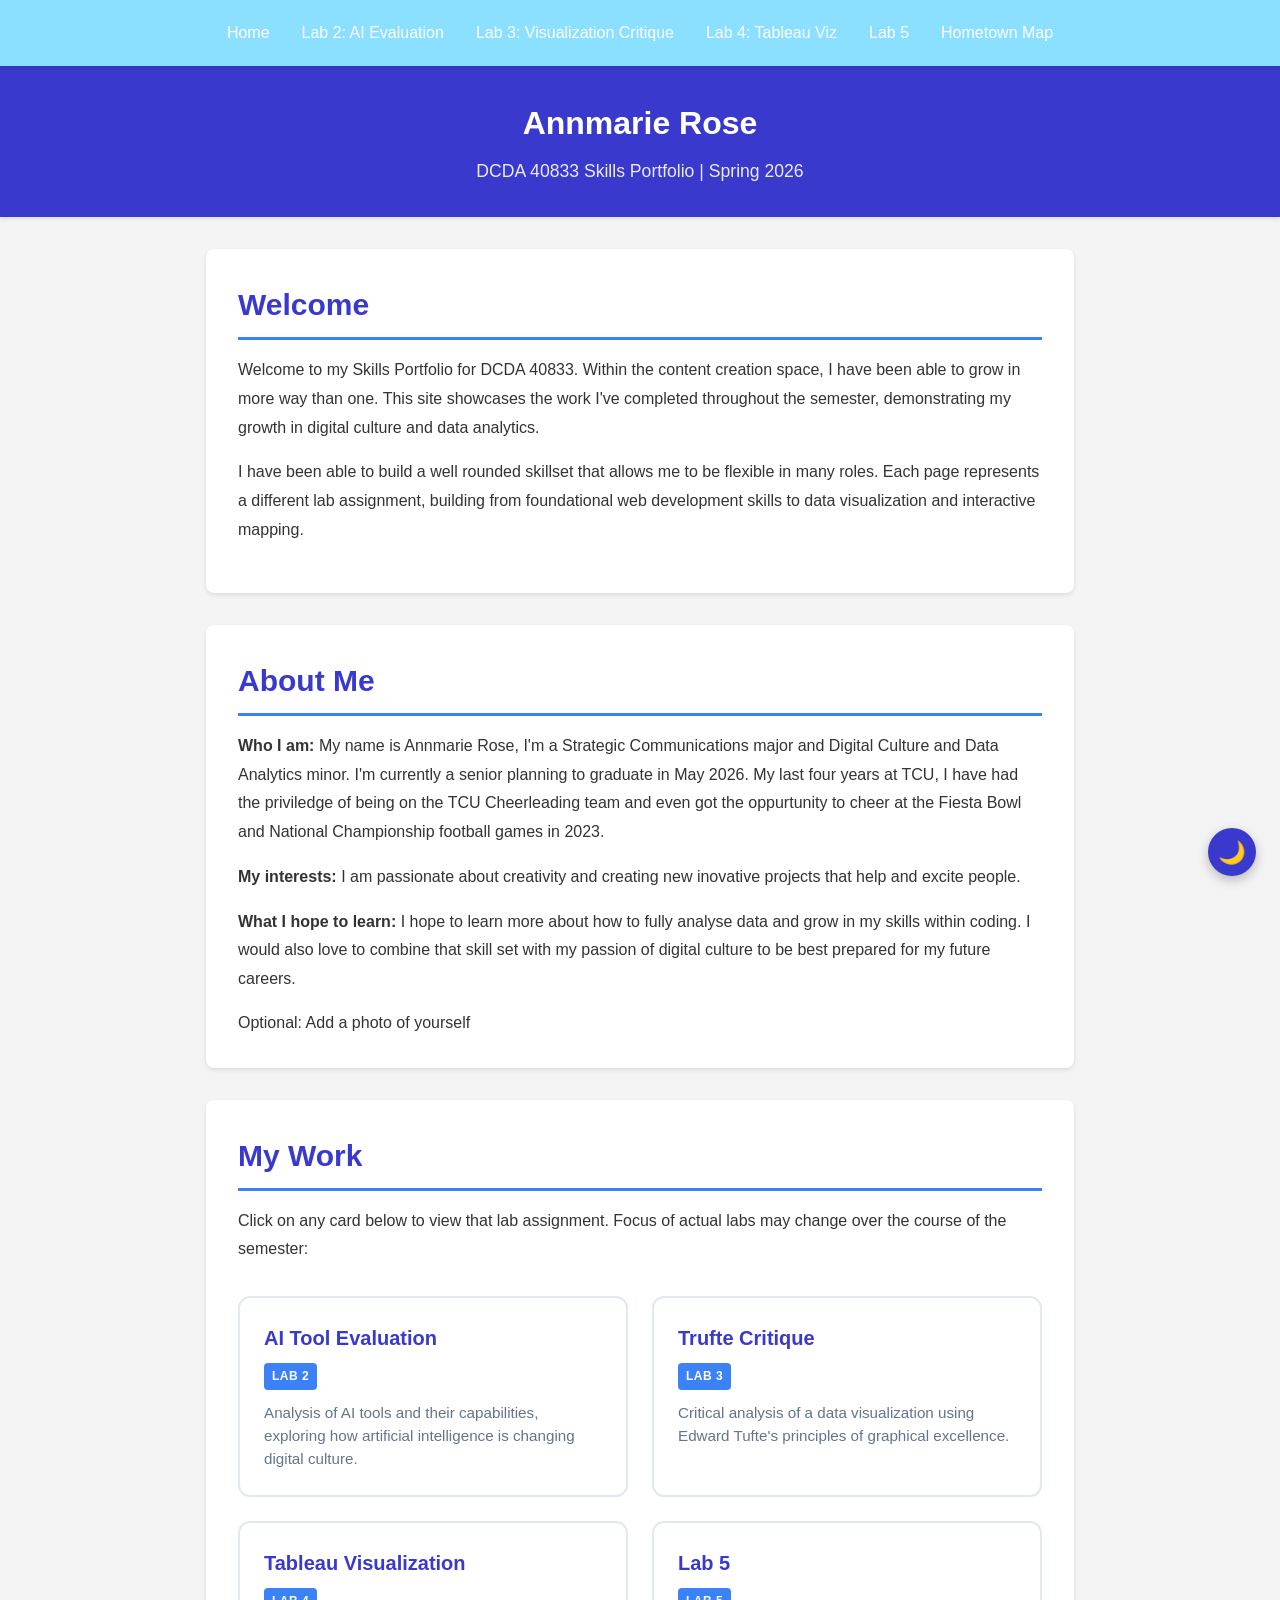
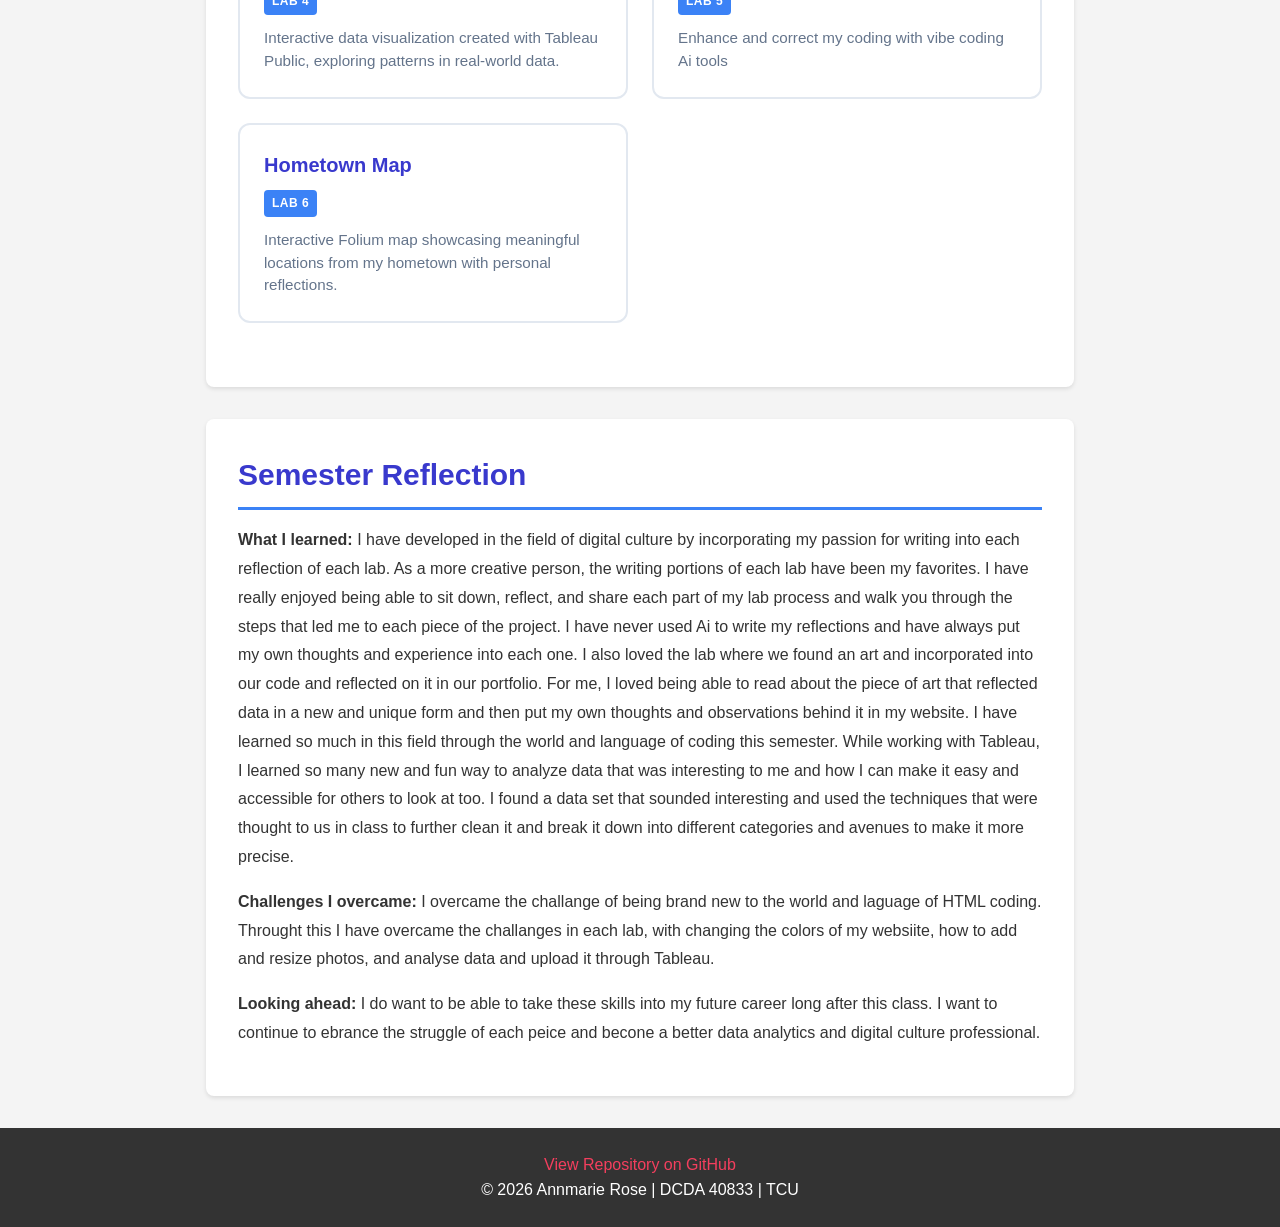
<file: index.html>
<!DOCTYPE html>
<html lang="en">
<head>
    <meta charset="UTF-8">
    <meta name="viewport" content="width=device-width, initial-scale=1.0">
    <meta name="description" content="Skills Portfolio showcasing work from DCDA 40833">
    <meta name="author" content="Your Name">
    <title>Annmarie Rose | DCDA 40833 Skills Portfolio</title>
    <link rel="stylesheet" href="css/styles.css">
</head>
<body>
    <!-- Navigation: Links to all portfolio pages -->
    <nav>
        <a href="index.html">Home</a>
        <a href="lab02.html">Lab 2: AI Evaluation</a>
        <a href="lab03.html">Lab 3: Visualization Critique</a>
        <a href="lob04.html">Lab 4: Tableau Viz</a>
        <a href="lab5.html">Lab 5</a>
        <a href="hometown-map.html">Hometown Map</a>
    </nav>

    <!-- Header: Your name and course info -->
    <header>
        <h1>Annmarie Rose</h1>
        <p>DCDA 40833 Skills Portfolio | Spring 2026</p>
    </header>

    <main>
        <!-- Welcome Section: Brief introduction to your portfolio -->
        <section id="welcome">
            <h2>Welcome</h2>
            <!-- TODO: Write a brief introduction (2-3 sentences) about your portfolio -->
            <p>Welcome to my Skills Portfolio for DCDA 40833. Within the content creation space, I have been able to grow in more way than one. This site showcases the work I've completed throughout the semester, demonstrating my growth in digital culture and data analytics.</p>
            <p>I have been able to build a well rounded skillset that allows me to be flexible in many roles. Each page represents a different lab assignment, building from foundational web development skills to data visualization and interactive mapping.</p>
        </section>
<!-- I really liked the sample sentances, so i added onto those to make it sound more like me, but still professional and focus on my passion for content creation -->
        <!-- About Section: Tell visitors about yourself -->
        <section id="about">
            <h2>About Me</h2>
            <!-- TODO: Replace this placeholder content with information about yourself -->
            <p><strong>Who I am:</strong> My name is Annmarie Rose, I'm a Strategic Communications major and Digital Culture and Data Analytics minor. I'm currently a senior planning to graduate in May 2026. My last four years at TCU, I have had the priviledge of being on the TCU Cheerleading team and even got the oppurtunity to cheer at the Fiesta Bowl and National Championship football games in 2023. </p>
            <p><strong>My interests:</strong> I am passionate about creativity and creating new inovative projects that help and excite people.</p>
            <p><strong>What I hope to learn:</strong> I hope to learn more about how to fully analyse data and grow in my skills within coding. I would also love to combine that skill set with my passion of digital culture to be best prepared for my future careers.</p>
<!-- I chose to answer these questions this because I want people to see that I am a positive and hard working idividual who is always willing to learn and grow. -->
            Optional: Add a photo of yourself
    
            <!--
            <figure class="viz-container">
                <img src="images/profile-photo.jpg" alt="Annmarie Rose">
            </figure>
            -->
            <!-- I chose this picture of me because it is professional, light and has a positive feel, and fits my blue theme -->
        </section>
<!-- I chose the colors to be blue throughout my website because i think blue is refreshing and is also my favorite color -->
        <!-- Portfolio Section: Links to all lab pages -->
        <section id="portfolio">
            <h2>My Work</h2>
            <p>Click on any card below to view that lab assignment. Focus of actual labs may change over the course of the semester:</p>
<!-- I left this the way it was becauase it is clear and straight to the point -->
            <!-- Portfolio Grid: Cards linking to each lab page -->
            <div class="portfolio-grid">

                <!-- Lab 2: AI Tool Evaluation -->
                <a href="lab02.html" class="portfolio-card">
                    <h3>AI Tool Evaluation</h3>
                    <span class="lab-tag">Lab 2</span>
                    <p>Analysis of AI tools and their capabilities, exploring how artificial intelligence is changing digital culture.</p>
                </a>

                <!-- Lab 3: Tufte Critique -->
                <a href="lab03.html" class="portfolio-card">
                    <h3>Trufte Critique</h3>
                    <span class="lab-tag">Lab 3</span>
                    <p>Critical analysis of a data visualization using Edward Tufte's principles of graphical excellence.</p>
                </a>

                <!-- Lab 4: Tableau Visualization -->
                <a href="lob04.html" class="portfolio-card">
                    <h3>Tableau Visualization</h3>
                    <span class="lab-tag">Lab 4</span>
                    <p>Interactive data visualization created with Tableau Public, exploring patterns in real-world data.</p>
                </a>

                <!-- Lab 5: TBD -->
                <a href="lab05.html" class="portfolio-card">
                    <h3>Lab 5</h3>
                    <span class="lab-tag">Lab 5</span>
                    <p>Enhance and correct my coding with vibe coding Ai tools</p>
                </a>

                <!-- Lab 6: Hometown Map -->
                <a href="hometown-map.html" class="portfolio-card">
                    <h3>Hometown Map</h3>
                    <span class="lab-tag">Lab 6</span>
                    <p>Interactive Folium map showcasing meaningful locations from my hometown with personal reflections.</p>
                </a>

            </div>
        </section>

        <!-- Reflection Section: Optional semester reflection -->
        <section id="reflection">
            <h2>Semester Reflection</h2>
            <!-- TODO: After completing all labs, write a reflection on your growth -->
            <p><strong>What I learned:</strong> I have developed in the field of digital culture by incorporating my passion for writing into each reflection of each lab. As a more creative person, the writing portions of each lab have been my favorites. I have really enjoyed being able to sit down, reflect, and share each part of my lab process and walk you through the steps that led me to each piece of the project. I have never used Ai to write my reflections and have always put my own thoughts and experience into each one. I also loved the lab where we found an art and incorporated into our code and reflected on it in our portfolio. For me, I loved being able to read about the piece of art that reflected data in a new and unique form and then put my own thoughts and observations behind it in my website. I have learned so much in this field through the world and language of coding this semester. While working with Tableau, I learned so many new and fun way to analyze data that was interesting to me and how I can make it easy and accessible for others to look at too. I found a data set that sounded interesting and used the techniques that were thought to us in class to further clean it and break it down into different categories and avenues to make it more precise. </p>
            <p><strong>Challenges I overcame:</strong> I overcame the challange of being brand new to the world and laguage of HTML coding. Throught this I have overcame the challanges in each lab, with changing the colors of my websiite, how to add and resize photos, and analyse data and upload it through Tableau.</p>
            <p><strong>Looking ahead:</strong> I do want to be able to take these skills into my future career long after this class. I want to continue to ebrance the struggle of each peice and becone a better data analytics and digital culture professional.</p>
        </section>
    </main>

    <!-- Dark Mode Toggle Button -->
     <!-- I wanted to add a unique flair for the viewers of my portfolio. I usually like my screen to be bright with lighter colors, but I know that a lot of people switch their iphones to dark mode and prefer that. This is why I added the dark mode feature with the help of vibe coding. -->
    <button class="dark-mode-toggle" aria-label="Toggle dark mode">🌙</button>

    <!-- Footer: Links and copyright -->
    <footer>
        <p><a href="https://github.com/annmarierrose/annmarierrose">View Repository on GitHub</a></p>
        <p>&copy; 2026 Annmarie Rose | DCDA 40833 | TCU</p>
    </footer>

    <script>
        const toggle = document.querySelector('.dark-mode-toggle');
        toggle.addEventListener('click', () => {
            document.body.classList.toggle('dark-mode');
            toggle.textContent = document.body.classList.contains('dark-mode') ? '☀️' : '🌙';
        });
    </script>
</body>
</html>
</file>
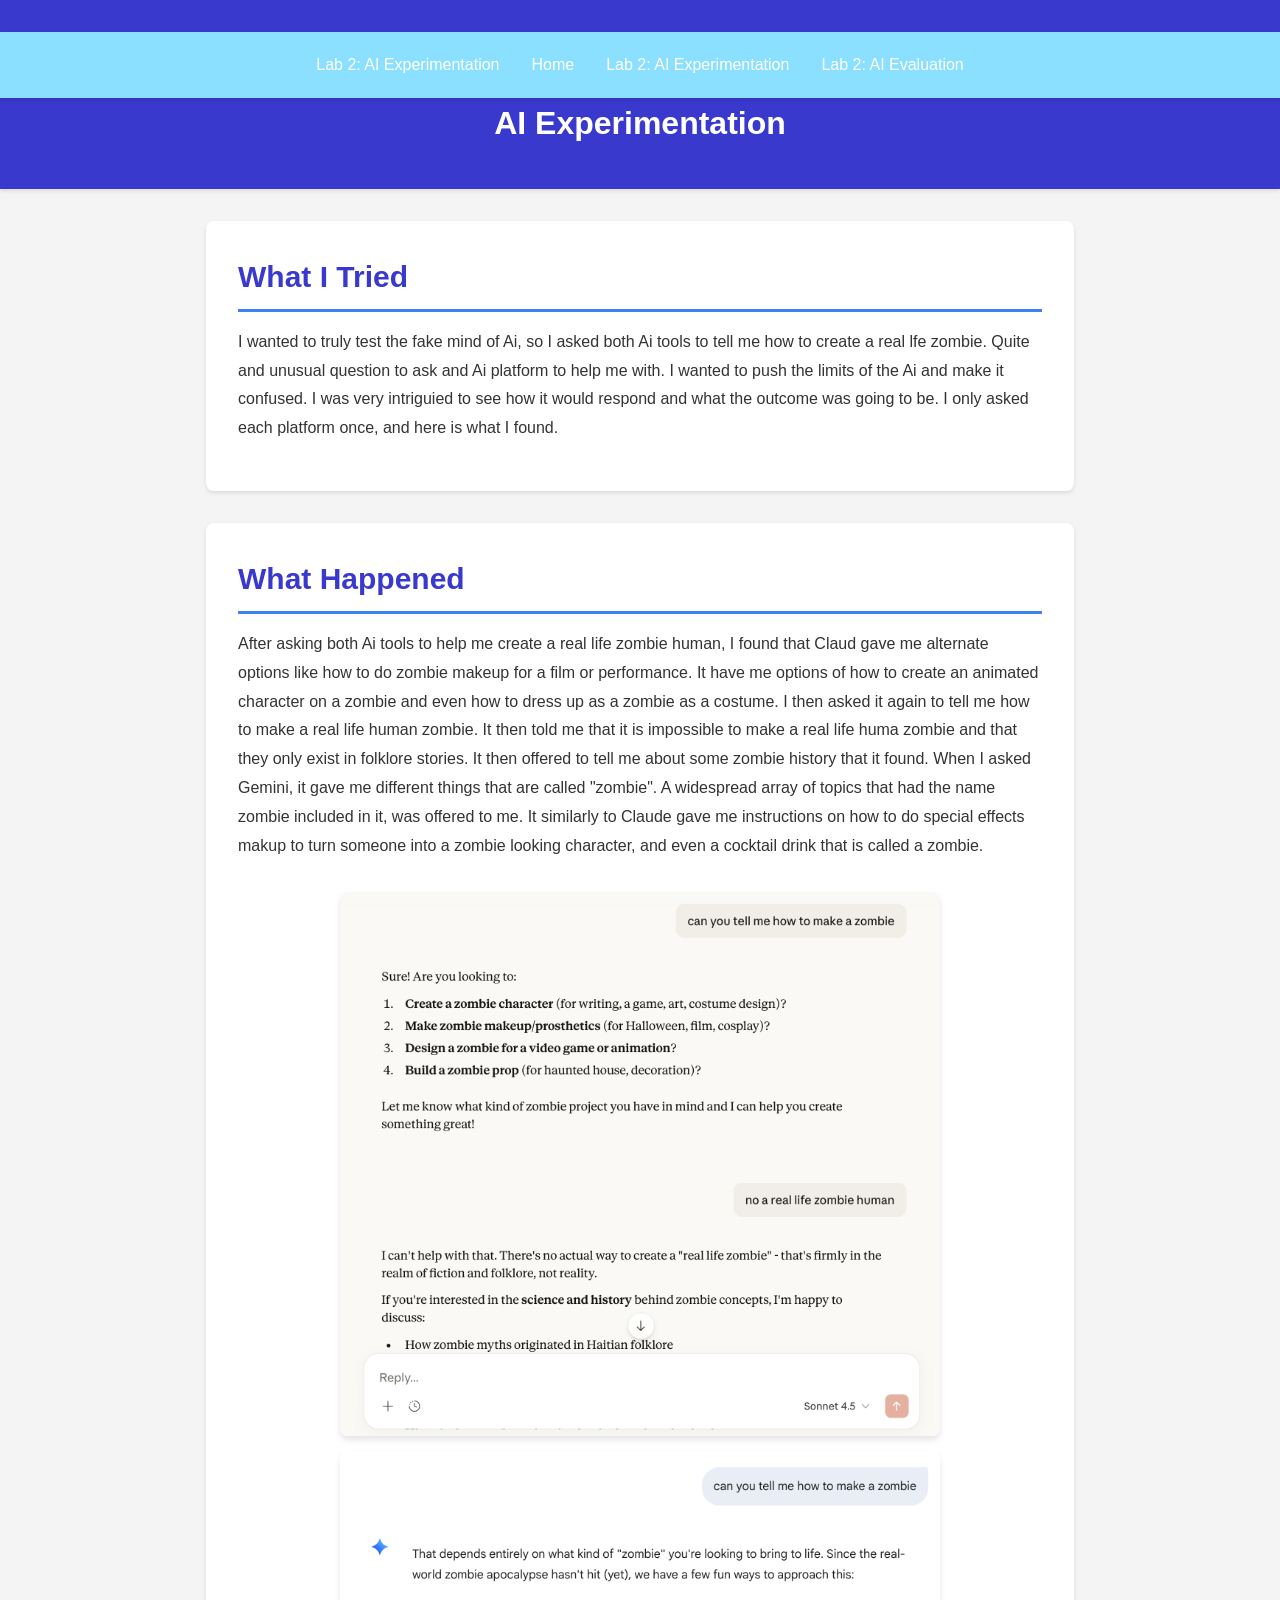
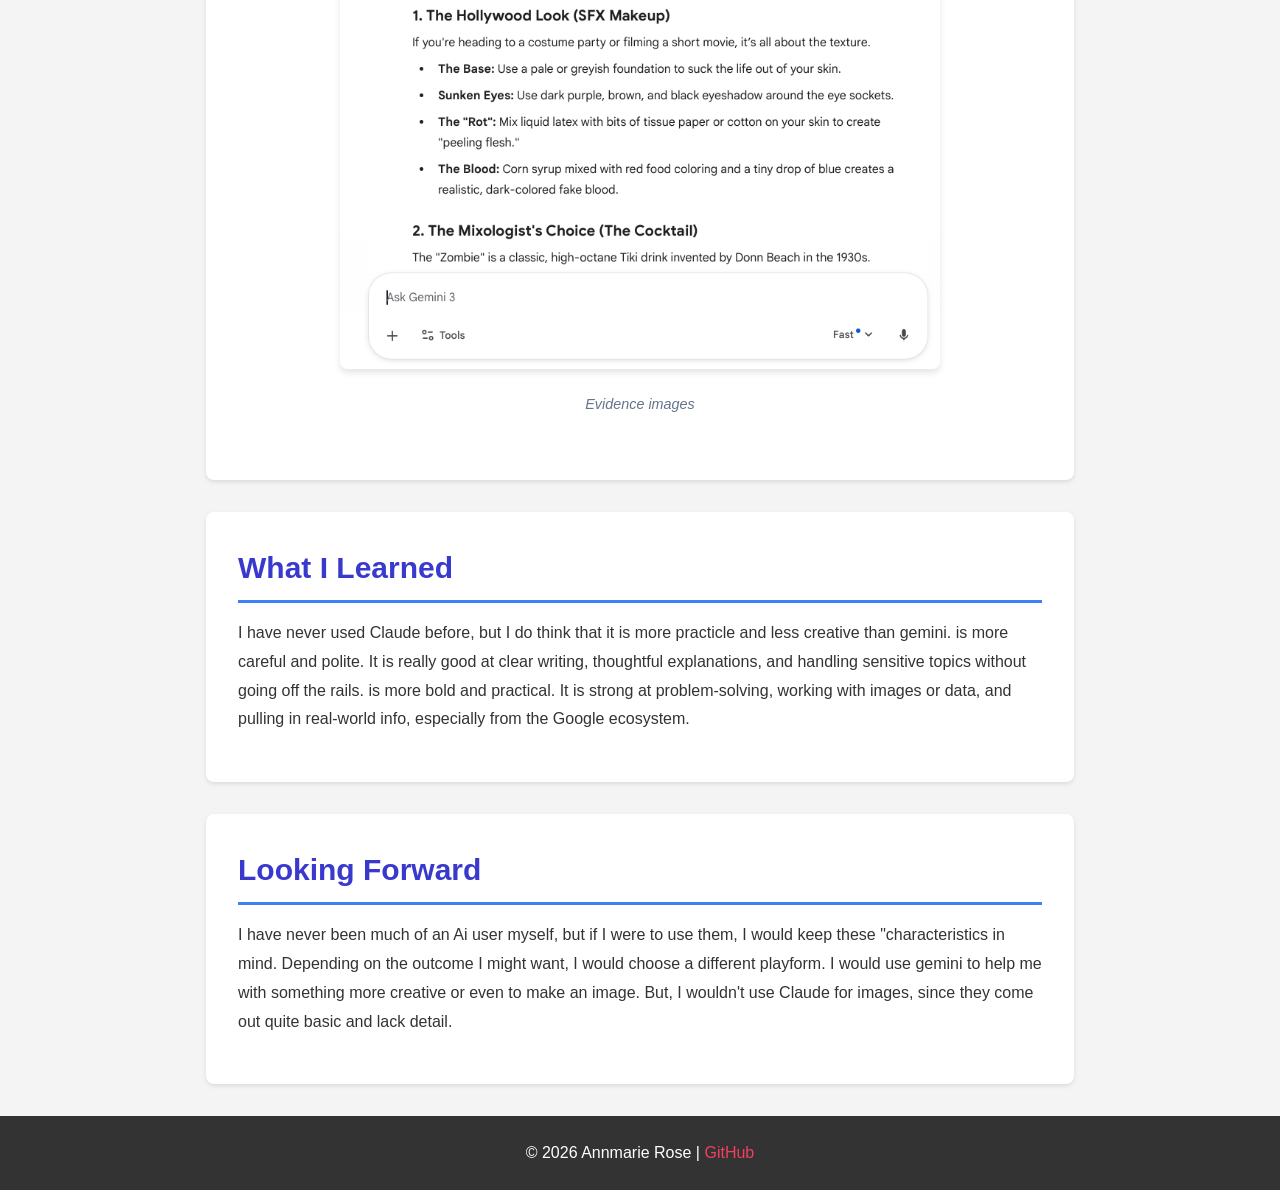
<file: lab02.html>
<!DOCTYPE html>
<html lang="en">
<head>
    <meta charset="UTF-8">
    <meta name="viewport" content="width=device-width, initial-scale=1.0">
    <title>AI Experimentation | Annmarie Rose</title>
    <link rel="stylesheet" href="css/styles.css">
</head>
<body>
    <header>
        <nav>
            <a href="lab02.html">Lab 2: AI Experimentation</a>
            <a href="index.html">Home</a>
            <a href="lab02.html" class="active">Lab 2: AI Experimentation</a>
            <a href="lab02.html">Lab 2: AI Evaluation</a>
            <!-- Add more lab links as the semester progresses -->
        </nav>
        <h1>AI Experimentation</h1>
    </header>

    <main>
        <section>
            <h2>What I Tried</h2>
            <p>I wanted to truly test the fake mind of Ai, so I asked both Ai tools to tell me how to create a real lfe zombie. Quite and unusual question to ask and Ai platform to help me with. I wanted to push the limits of the Ai and make it confused. I was very intriguied to see how it would respond and what the outcome was going to be. I only asked each platform once, and here is what I found.</p>
        </section>

        <section>
            <h2>What Happened</h2>
            <p>After asking both Ai tools to help me create a real life zombie human, I found that Claud gave me alternate options like how to do zombie makeup for a film or performance. It have me options of how to create an animated character on a zombie and even how to dress up as a zombie as a costume. I then asked it again to tell me how to make a real life human zombie. It then told me that it is impossible to make a real life huma zombie and that they only exist in folklore stories. It then offered to tell me about some zombie history that it found. When I asked Gemini, it gave me different things that are called "zombie". A widespread array of topics that had the name zombie included in it, was offered to me. It similarly to Claude gave me instructions on how to do special effects makup to turn someone into a zombie looking character, and even a cocktail drink that is called a zombie.</p>

            <!-- With this being my first lab, and first time working with html coding, it was rough around the edges. I didn't know how to correctly size the images of my work to the page. With vibe coding, now I have learned how to use style css to size them correctly and fix my work. -->
            <figure class="viz-container">
                <img src="images/Screenshot 2026-01-29 at 1.48.49 PM.png" alt="zombie gemini">
                <img src="images/Screenshot 2026-01-29 at 1.49.16 PM.png" alt="zombie claud">
                <figcaption>Evidence images</figcaption>
            </figure>
        </section>

        <section>
            <h2>What I Learned</h2>
            <p>I have never used Claude before, but I do think that it is more practicle and less creative than gemini. is more careful and polite. It is really good at clear writing, thoughtful explanations, and handling sensitive topics without going off the rails. is more bold and practical. It is strong at problem-solving, working with images or data, and pulling in real-world info, especially from the Google ecosystem.</p>
        </section>

        <section>
            <h2>Looking Forward</h2>
            <p>I have never been much of an Ai user myself, but if I were to use them, I would keep these "characteristics in mind. Depending on the outcome I might want, I would choose a different playform. I would use gemini to help me with something more creative or even to make an image. But, I wouldn't use Claude for images, since they come out quite basic and lack detail.</p>
        </section>
    </main>

    <footer>
        <p>&copy; 2026 Annmarie Rose | <a href="https://github.com/annmarierrose/dcda-portfolio">GitHub</a></p>
    </footer>
</body>
</html>
</file>
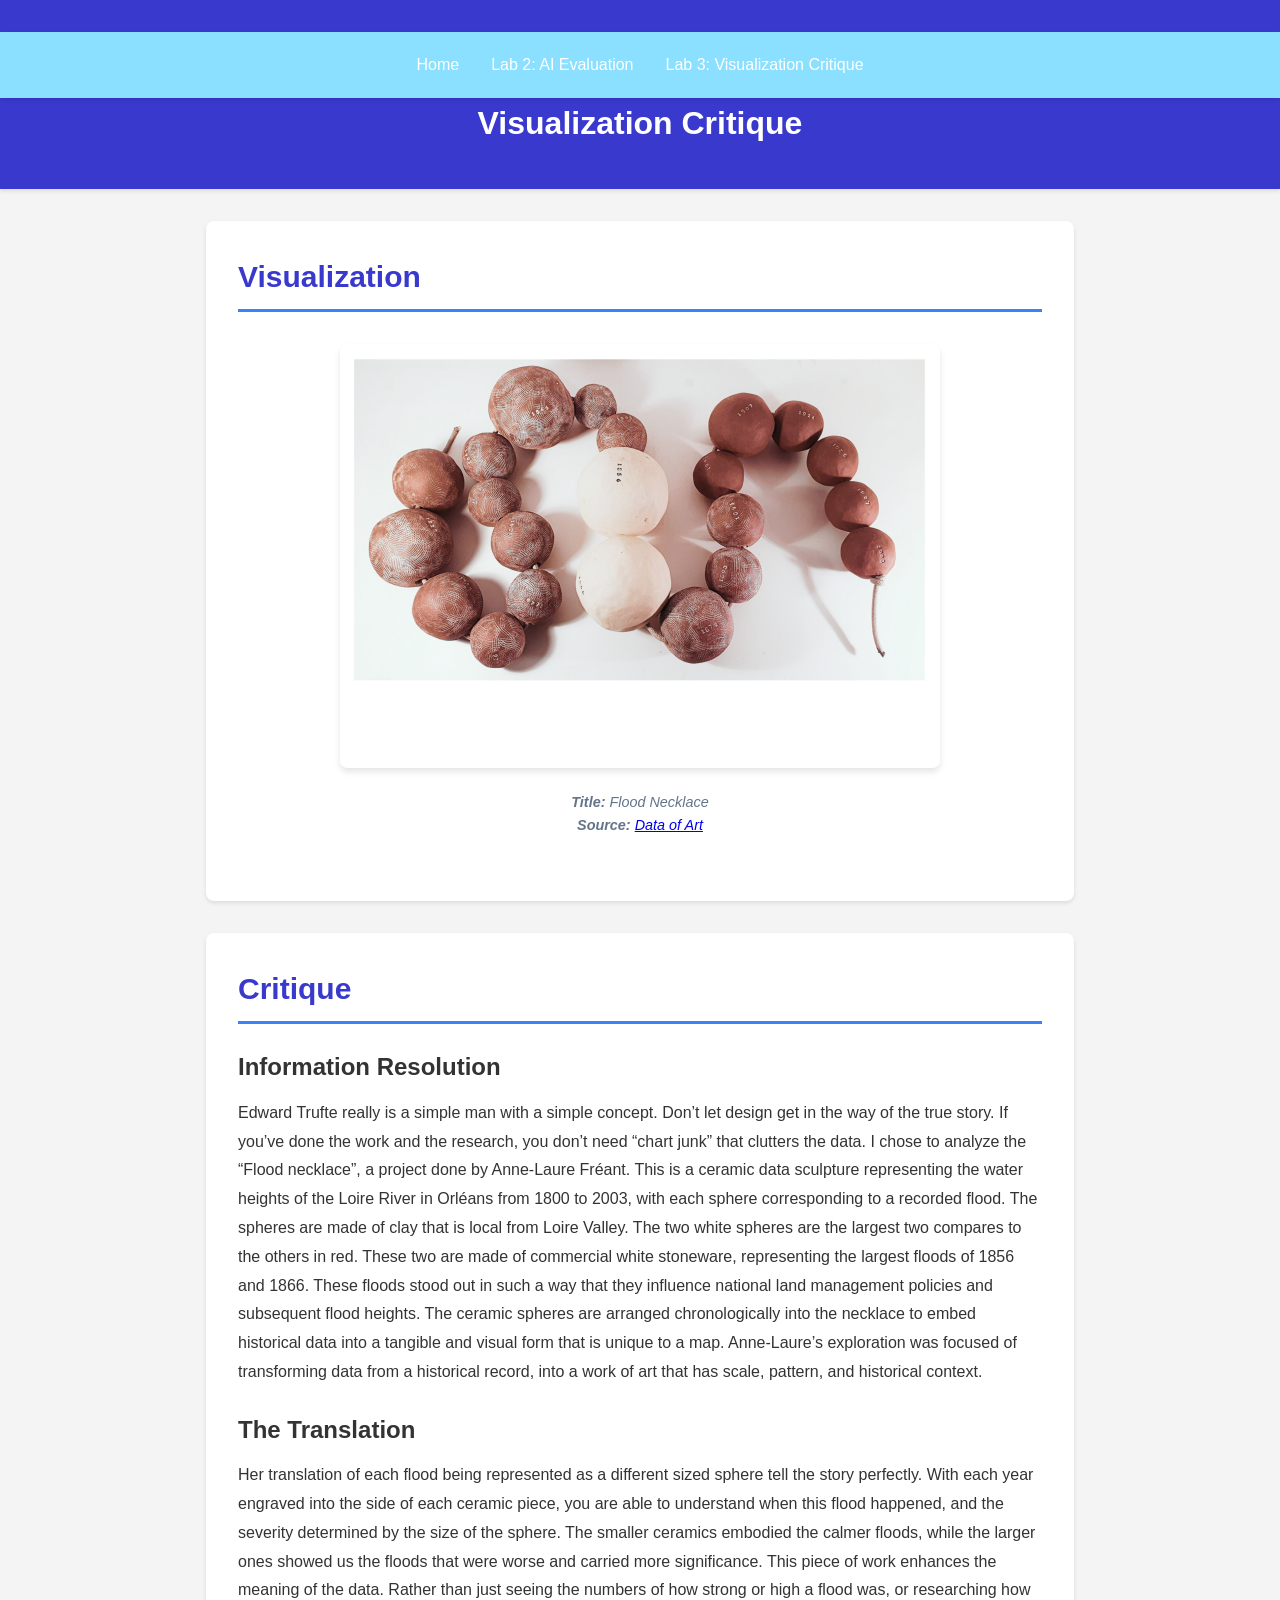
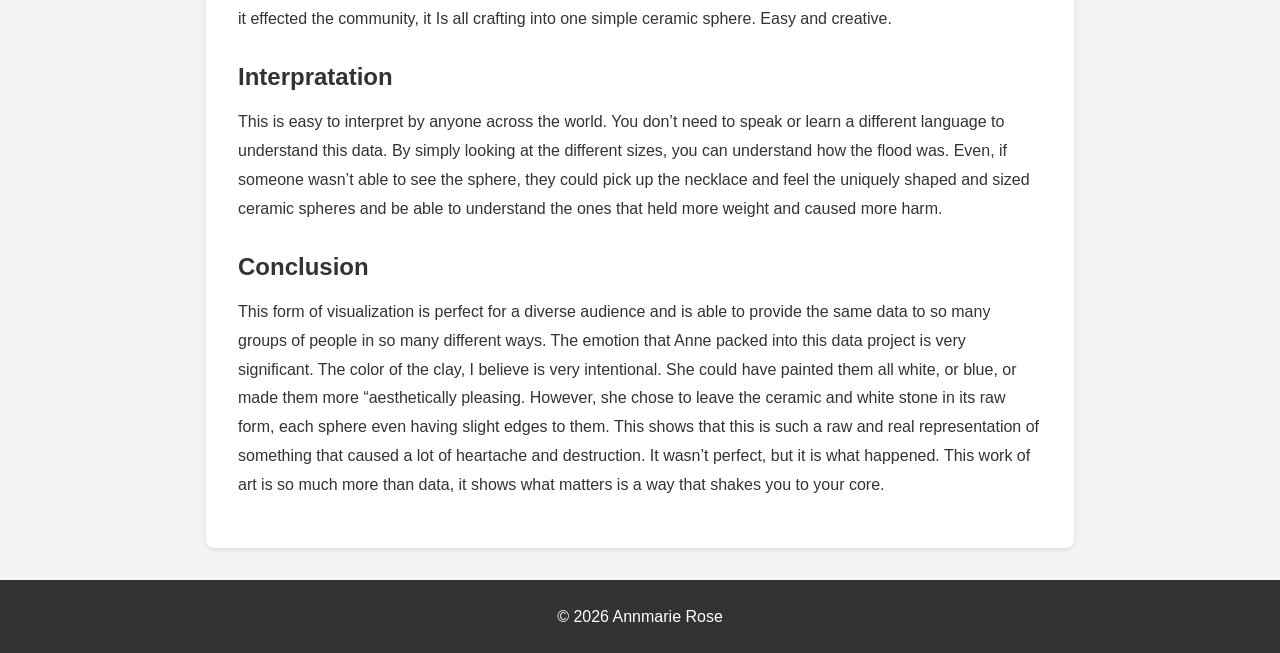
<file: lab03.html>
<!DOCTYPE html>
<html lang="en">
<head>
    <meta charset="UTF-8">
    <meta name="viewport" content="width=device-width, initial-scale=1.0">
    <title>Visualization Critique | Annmarie Rose </title>
    <link rel="stylesheet" href="css/styles.css">
</head>
<body>
    <header>
        <nav>
            <a href="index.html">Home</a>
            <a href="lab02.html">Lab 2: AI Evaluation</a>
            <a href="lab03.html" class="active">Lab 3: Visualization Critique</a>
            <!-- Add more lab links as the semester progresses -->
        </nav>
        <h1>Visualization Critique</h1>
    </header>

    <main>
        <section>
            <h2>Visualization</h2>
            <figure class="viz-container">
                <img src="images/Food Necklace.png" alt="Description of the infographic">
                <figcaption>
                    <strong>Title:</strong> Flood Necklace <br>
                    <strong>Source:</strong> <a href="https://www.data-to-art.com/artist/anne-laure-freant/flood-necklace" target="_blank">Data of Art</a>
                </figcaption>
            </figure>
        </section>

        <section>
            <h2>Critique</h2>
            
            <h3>Information Resolution</h3>
            <p>Edward Trufte really is a simple man with a simple concept. Don’t let design get in the way of the true story. If you’ve done the work and the research, you don’t need “chart junk” that clutters the data. I chose to analyze the “Flood necklace”, a project done by Anne-Laure Fréant. This is a ceramic data sculpture representing the water heights of the Loire River in Orléans from 1800 to 2003, with each sphere corresponding to a recorded flood. The spheres are made of clay that is local from Loire Valley. The two white spheres are the largest two compares to the others in red. These two are made of commercial white stoneware, representing the largest floods of 1856 and 1866. These floods stood out in such a way that they influence national land management policies and subsequent flood heights. The ceramic spheres are arranged chronologically into the necklace to embed historical data into a tangible and visual form that is unique to a map. Anne-Laure’s exploration was focused of transforming data from a historical record, into a work of art that has scale, pattern, and historical context. </p>

            <h3>The Translation</h3>
            <p>Her translation of each flood being represented as a different sized sphere tell the story perfectly. With each year engraved into the side of each ceramic piece, you are able to understand when this flood happened, and the severity determined by the size of the sphere. The smaller ceramics embodied the calmer floods, while the larger ones showed us the floods that were worse and carried more significance. This piece of work enhances the meaning of the data. Rather than just seeing the numbers of how strong or high a flood was, or researching how it effected the community, it Is all crafting into one simple ceramic sphere. Easy and creative.</p>

            <h3>Interpratation</h3>
            <p>This is easy to interpret by anyone across the world. You don’t need to speak or learn a different language to understand this data. By simply looking at the different sizes, you can understand how the flood was. Even, if someone wasn’t able to see the sphere, they could pick up the necklace and feel the uniquely shaped and sized ceramic spheres and be able to understand the ones that held more weight and caused more harm.</p>

            <h3>Conclusion</h3>
            <p>This form of visualization is perfect for a diverse audience and is able to provide the same data to so many groups of people in so many different ways. The emotion that Anne packed into this data project is very significant. The color of the clay, I believe is very intentional. She could have painted them all white, or blue, or made them more “aesthetically pleasing. However, she chose to leave the ceramic and white stone in its raw form, each sphere even having slight edges to them. This shows that this is such a raw and real representation of something that caused a lot of heartache and destruction. It wasn’t perfect, but it is what happened. This work of art is so much more than data, it shows what matters is a way that shakes you to your core. </p>
        </section>
    </main>

    <footer>
        <p>© 2026 Annmarie Rose</p>
    </footer>
</body>
</html>
</file>
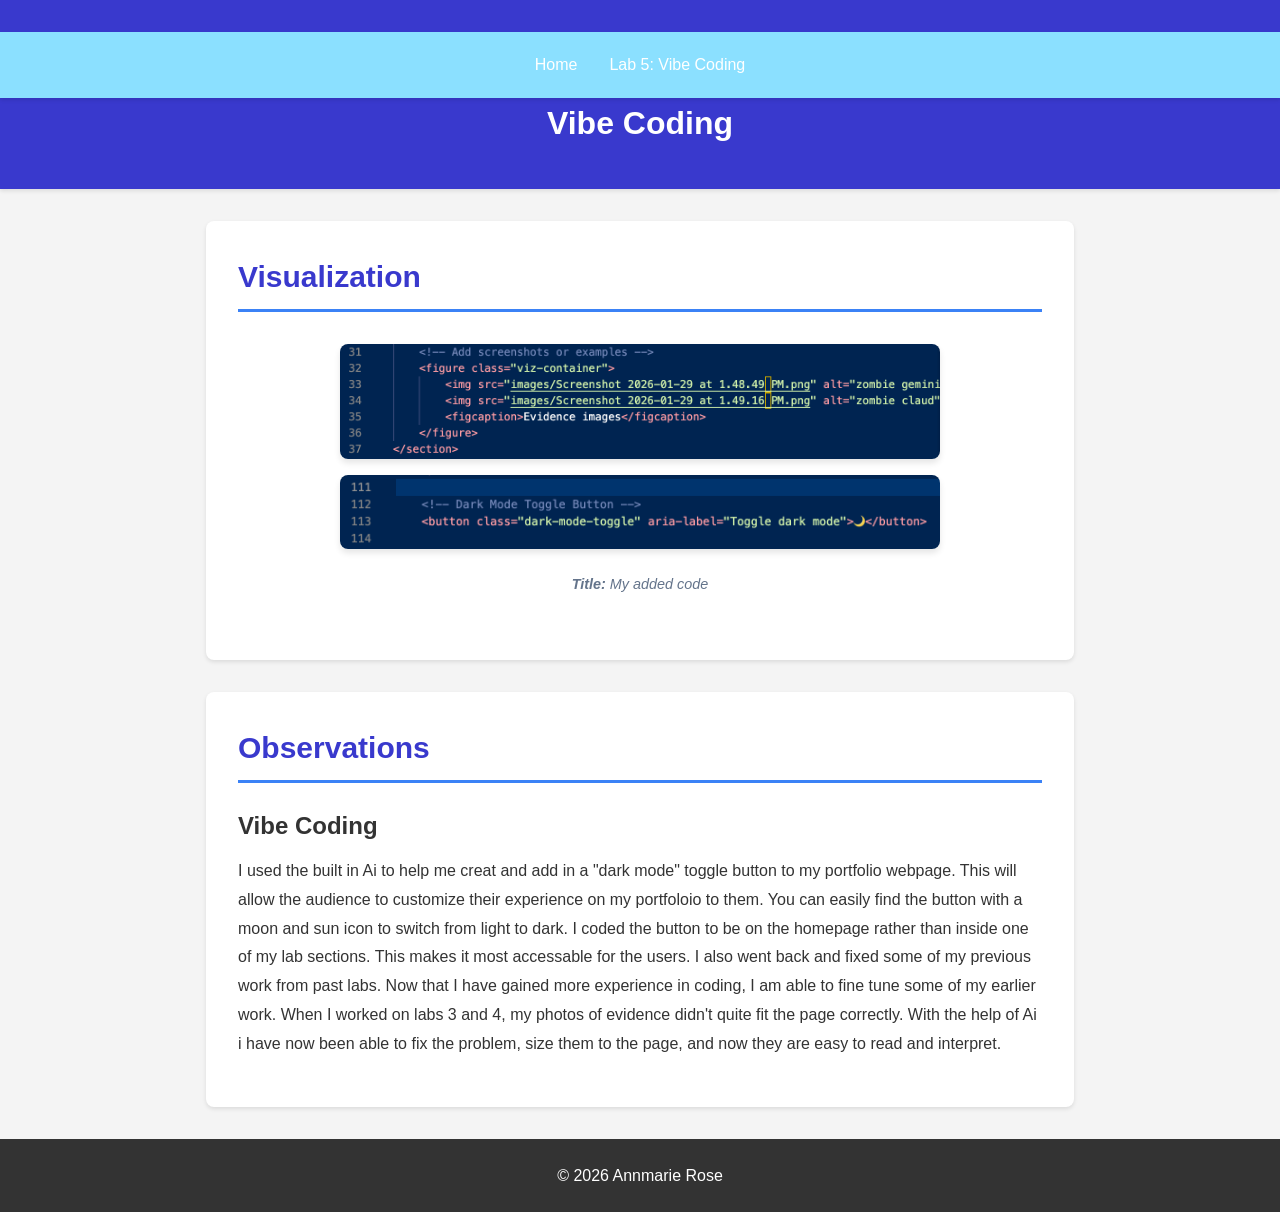
<file: lab05.html>
<!DOCTYPE html>
<html lang="en">
<head>
    <meta charset="UTF-8">
    <meta name="viewport" content="width=device-width, initial-scale=1.0">
    <title>Vibe Coding | Annmarie Rose </title>
    <link rel="stylesheet" href="css/styles.css">
</head>
<body>
    <header>
        <nav>
            <a href="index.html">Home</a>
            <a href="lab05.html" class="active">Lab 5: Vibe Coding</a>
            <!-- Add more lab links as the semester progresses -->
        </nav>
        <h1>Vibe Coding</h1>
    </header>

    <main>
        <section>
            <h2>Visualization</h2>
            <figure class="viz-container">
                 <img src="images/Resizeimages.png" alt="Description of the infographic">
  <img src="images/DarkModeToggle.png" alt="Description of the infographic">
                <figcaption>
                    <strong>Title:</strong> My added code <br>
                </figcaption>
            </figure>
        </section>

        <section>
            <h2>Observations</h2>
            
            <h3>Vibe Coding</h3>
            <p> I used the built in Ai to help me creat and add in a "dark mode" toggle button to my portfolio webpage. This will allow the audience to customize their experience on my portfoloio to them. You can easily find the button with a moon and sun icon to switch from light to dark. I coded the button to be on the homepage rather than inside one of my lab sections. This makes it most accessable for the users. I also went back and fixed some of my previous work from past labs. Now that I have gained more experience in coding, I am able to fine tune some of my earlier work. When I worked on labs 3 and 4, my photos of evidence didn't quite fit the page correctly. With the help of Ai i have now been able to fix the problem, size them to the page, and now they are easy to read and interpret.</p>
        </section>
    </main>

    <footer>
        <p>© 2026 Annmarie Rose</p>
    </footer>
</body>
</html>
</file>
<file: css/styles.css>
/* =========================
   DCDA 40833 Skills Portfolio Template
   CSS Stylesheet for Student Portfolios
   ========================= */

/* =========================
   CSS Variables (Color Scheme)
   ========================= */
:root {
    --primary-color: #3939cd;      /* Ocean Blue */
    --secondary-color: #3b82f6;    /* Light Blue */
    --accent-color: #f43f5e;       /* Coral accent */
    --text-color: #333;            /* Dark gray for text */
    --text-secondary: #64748b;     /* Lighter gray for captions */
    --bg-color: #f4f4f4;           /* Light background */
    --white: #ffffff;
}

/* =========================
   Basic Reset & Typography
   ========================= */
* {
    margin: 0;
    padding: 0;
    box-sizing: border-box;
}

html {
    scroll-behavior: smooth;       /* Smooth scrolling for anchor links */
}

body {
    font-family: -apple-system, BlinkMacSystemFont, 'Segoe UI', 'Roboto', 'Helvetica Neue', Arial, sans-serif;
    line-height: 1.6;
    color: var(--text-color);
    background-color: var(--bg-color);
}

/* =========================
   Header & Navigation
   ========================= */
/* Style semantic tags directly - no classes needed! */
header {
    background-color: var(--primary-color);
    color: white;
    padding: 2rem 0;
    text-align: center;
    box-shadow: 0 2px 4px rgba(0, 0, 0, 0.1);
}

h1 {
    color: white;
    margin: 0 0 0.5rem 0;
    font-size: 2rem;
}

header p {
    margin: 0;
    opacity: 0.9;
    font-size: 1.1rem;
}

nav {
    background-color: #8be0ff;
    padding: 0.75rem;
    display: flex;              /* Make nav a flex container */
    justify-content: center;    /* Center the ul inside nav */
    position: sticky;           /* Stick to top when scrolling */
    top: 0;
    z-index: 100;
    box-shadow: 0 2px 4px rgba(0, 0, 0, 0.1);
}

/* Style the navigation list */
nav ul {
    list-style: none;           /* Remove bullets */
    padding: 0;                 /* Remove default padding */
    margin: 0;                  /* Remove default margin */
    display: flex;              /* Arrange items horizontally */
    flex-direction: row;        /* Explicit: horizontal on desktop */
    justify-content: center;    /* Center the items */
    gap: 1rem;                  /* Space between items */
    flex-wrap: wrap;            /* Wrap on small screens */
}

nav li {
    list-style: none;           /* Extra insurance - remove bullets */
}

nav a {
    color: white;
    text-decoration: none;
    padding: 0.5rem 1rem;
    transition: background-color 0.3s ease;
    border-radius: 4px;
}

nav a:hover {
    background-color: var(--primary-color);
}

/* =========================
   Main Content
   ========================= */
/* Style main semantic tag directly */
main {
    max-width: 900px;          /* Don't get too wide */
    margin: 2rem auto;         /* Center horizontally */
    padding: 0 1rem;           /* Space on sides for mobile */
}

/* All sections inside main get consistent styling */
main section {
    background-color: white;
    padding: 2rem;
    margin-bottom: 2rem;       /* Space between sections */
    border-radius: 8px;        /* Rounded corners */
    box-shadow: 0 2px 4px rgba(0, 0, 0, 0.1);
}

/* Style h2 headings inside sections */
main section h2 {
    color: var(--primary-color);
    border-bottom: 3px solid var(--secondary-color);
    padding-bottom: 0.5rem;
    margin-bottom: 1rem;
    font-size: 1.875rem;
}

main section h3 {
    color: var(--text-color);
    margin-top: 1.5rem;
    margin-bottom: 0.75rem;
    font-size: 1.5rem;
}

/* Paragraphs inside sections */
main section p {
    margin-bottom: 1rem;
    line-height: 1.8;
}

/* Lists inside sections */
main section ul,
main section ol {
    margin: 1rem 0 1rem 2rem;
    line-height: 1.8;
}

main section li {
    margin-bottom: 0.5rem;
}

/* =========================
   Data Visualizations
   ========================= */
/* Container for charts and images */
.viz-container {
    margin: 2rem 0;
    text-align: center;
}

.viz-container img {
    max-width: 600px;          /* Limit image width */
    width: 100%;               /* Responsive: shrink on small screens */
    height: auto;              /* Maintain aspect ratio */
    border-radius: 8px;
    box-shadow: 0 4px 6px rgba(0, 0, 0, 0.1);
    margin-bottom: 0.5rem;
}

/* Figure captions */
.viz-container figcaption {
    font-style: italic;
    color: var(--text-secondary);
    font-size: 0.9rem;
    margin-top: 0.5rem;
}

/* Grid layout for multiple visualizations */
.viz-grid {
    display: grid;
    grid-template-columns: repeat(auto-fit, minmax(300px, 1fr));
    gap: 1.5rem;
    margin: 2rem 0;
}

/* =========================
   Code Blocks
   ========================= */
/* Improve pre/code styling for Python code */
pre {
    background: #2d2d2d;          /* Dark background */
    color: #f8f8f2;               /* Light text */
    border: none;
    border-radius: 8px;
    padding: 1.5rem;
    overflow-x: auto;
    margin: 1.5rem 0;
    font-size: 0.9rem;
    line-height: 1.5;
}

code {
    font-family: 'SF Mono', Monaco, 'Cascadia Code', 'Roboto Mono', Consolas, 'Courier New', monospace;
}

/* Inline code (inside paragraphs) */
p code, li code {
    background: #f4f4f4;
    color: #c7254e;
    padding: 0.2rem 0.4rem;
    border-radius: 3px;
    font-size: 0.9em;
}

/* Code block titles */
.code-title {
    background: #1e1e1e;
    color: #9cdcfe;
    padding: 0.5rem 1rem;
    border-radius: 8px 8px 0 0;
    font-family: monospace;
    font-size: 0.85rem;
    margin-bottom: -0.5rem;
}

.code-title + pre {
    border-radius: 0 0 8px 8px;
    margin-top: 0;
}

/* =========================
   Data Tables
   ========================= */
table {
    width: 100%;
    border-collapse: collapse;
    margin: 1.5rem 0;
    background: white;
}

th, td {
    padding: 0.75rem 1rem;
    text-align: left;
    border: 1px solid #e2e8f0;
}

th {
    background: var(--primary-color);
    color: white;
    font-weight: 600;
}

tr:nth-child(even) {
    background: #f8f9fa;
}

.results-table {
    font-size: 0.95rem;
    margin: 1.5rem auto;
    max-width: 700px;
}

.results-table td {
    text-align: center;
}

.results-table td:first-child {
    text-align: left;
    font-weight: 500;
}

/* Highlight key rows */
.results-table tr.highlight {
    background: #fff3cd;
    font-weight: bold;
}

/* =========================
   Framework Connections
   ========================= */
.framework-callout {
    background: linear-gradient(135deg, #f0e7f8, #e9d5ff);
    border-left: 5px solid var(--secondary-color);
    border-radius: 8px;
    padding: 1.5rem;
    margin: 2rem 0;
}

.framework-callout h3 {
    color: var(--primary-color);
    margin-top: 0;
}

.framework-callout strong {
    color: var(--secondary-color);
}

/* =========================
   Portfolio Cards
   ========================= */
/* Grid layout for portfolio cards on home page */
.portfolio-grid {
    display: grid;
    grid-template-columns: repeat(auto-fit, minmax(280px, 1fr));
    gap: 1.5rem;
    margin: 2rem 0;
}

/* Individual portfolio card styling */
.portfolio-card {
    display: block;
    background: white;
    border: 2px solid #e2e8f0;
    border-radius: 12px;
    padding: 1.5rem;
    text-decoration: none;
    color: var(--text-color);
    transition: all 0.3s ease;
    position: relative;
}

.portfolio-card:hover {
    border-color: var(--primary-color);
    box-shadow: 0 8px 16px rgba(77, 25, 121, 0.15);
    transform: translateY(-4px);
}

.portfolio-card h3 {
    color: var(--primary-color);
    margin: 0 0 0.5rem 0;
    font-size: 1.25rem;
}

.portfolio-card p {
    color: var(--text-secondary);
    font-size: 0.95rem;
    margin: 0.75rem 0 0 0;
    line-height: 1.5;
}

/* Lab tag badge on portfolio cards */
.lab-tag {
    display: inline-block;
    background: var(--secondary-color);
    color: white;
    font-size: 0.75rem;
    font-weight: 600;
    padding: 0.25rem 0.5rem;
    border-radius: 4px;
    text-transform: uppercase;
    letter-spacing: 0.5px;
}

/* =========================
   Footer (semantic tag)
   ========================= */
footer {
    background-color: #333;
    color: white;
    text-align: center;
    padding: 1.5rem;
    margin-top: 2rem;
}

footer a {
    color: var(--accent-color);
    text-decoration: none;
}

footer a:hover {
    text-decoration: underline;
}

/* =========================
   Responsive Design (Mobile)
   ========================= */
@media (max-width: 768px) {
    header h1 {
        font-size: 1.5rem;     /* Smaller on mobile */
    }

    nav {
        font-size: 0.9rem;
    }

    /* Stack navigation vertically on mobile */
    nav ul {
        flex-direction: column;  /* Change from row to column */
        align-items: center;     /* Center the stacked items */
    }

    nav a {
        display: block;          /* Full width for easier tapping */
        width: 100%;
        text-align: center;
    }

    main section {
        padding: 1rem;         /* Less padding on mobile */
    }

    .viz-grid {
        grid-template-columns: 1fr;  /* Single column on mobile */
    }
}

/* =========================
   Print Styles (Optional)
   ========================= */
@media print {
    nav {
        display: none;
    }

    main section {
        box-shadow: none;
        page-break-inside: avoid;
    }
}

/* =========================
   Dark Mode Toggle Button
   ========================= */
.dark-mode-toggle {
    position: fixed;
    bottom: 1.5rem;
    right: 1.5rem;
    z-index: 1000;
    background: var(--primary-color);
    color: white;
    border: none;
    border-radius: 50%;
    width: 48px;
    height: 48px;
    font-size: 1.4rem;
    cursor: pointer;
    box-shadow: 0 4px 12px rgba(0, 0, 0, 0.25);
    transition: background-color 0.3s ease, transform 0.2s ease;
    display: flex;
    align-items: center;
    justify-content: center;
}

.dark-mode-toggle:hover {
    transform: scale(1.1);
}

/* =========================
   Dark Mode Overrides
   ========================= */
body.dark-mode {
    --text-color: #e2e8f0;
    --text-secondary: #94a3b8;
    --bg-color: #1a1a2e;
    --white: #1e1e2f;
}

body.dark-mode header {
    background-color: #16213e;
}

body.dark-mode nav {
    background-color: #0f3460;
}

body.dark-mode h1 {
    color: #e2e8f0;
}

body.dark-mode main section {
    background-color: #1e1e2f;
    box-shadow: 0 2px 4px rgba(0, 0, 0, 0.3);
}

body.dark-mode main section h2 {
    color: var(--secondary-color);
    border-bottom-color: var(--secondary-color);
}

body.dark-mode main section h3 {
    color: #cbd5e1;
}

body.dark-mode table {
    background: #1e1e2f;
}

body.dark-mode th {
    background: #16213e;
}

body.dark-mode td {
    border-color: #334155;
}

body.dark-mode tr:nth-child(even) {
    background: #252540;
}

body.dark-mode .portfolio-card {
    background: #1e1e2f;
    border-color: #334155;
    color: var(--text-color);
}

body.dark-mode .portfolio-card:hover {
    border-color: var(--secondary-color);
    box-shadow: 0 8px 16px rgba(59, 130, 246, 0.2);
}

body.dark-mode .portfolio-card h3 {
    color: var(--secondary-color);
}

body.dark-mode .framework-callout {
    background: linear-gradient(135deg, #1e1e2f, #252540);
    border-left-color: var(--secondary-color);
}

body.dark-mode p code, body.dark-mode li code {
    background: #252540;
    color: #f8a4b8;
}

body.dark-mode footer {
    background-color: #0f0f1a;
}

body.dark-mode .dark-mode-toggle {
    background: #334155;
}

body.dark-mode .results-table tr.highlight {
    background: #3b3520;
}
</file>
